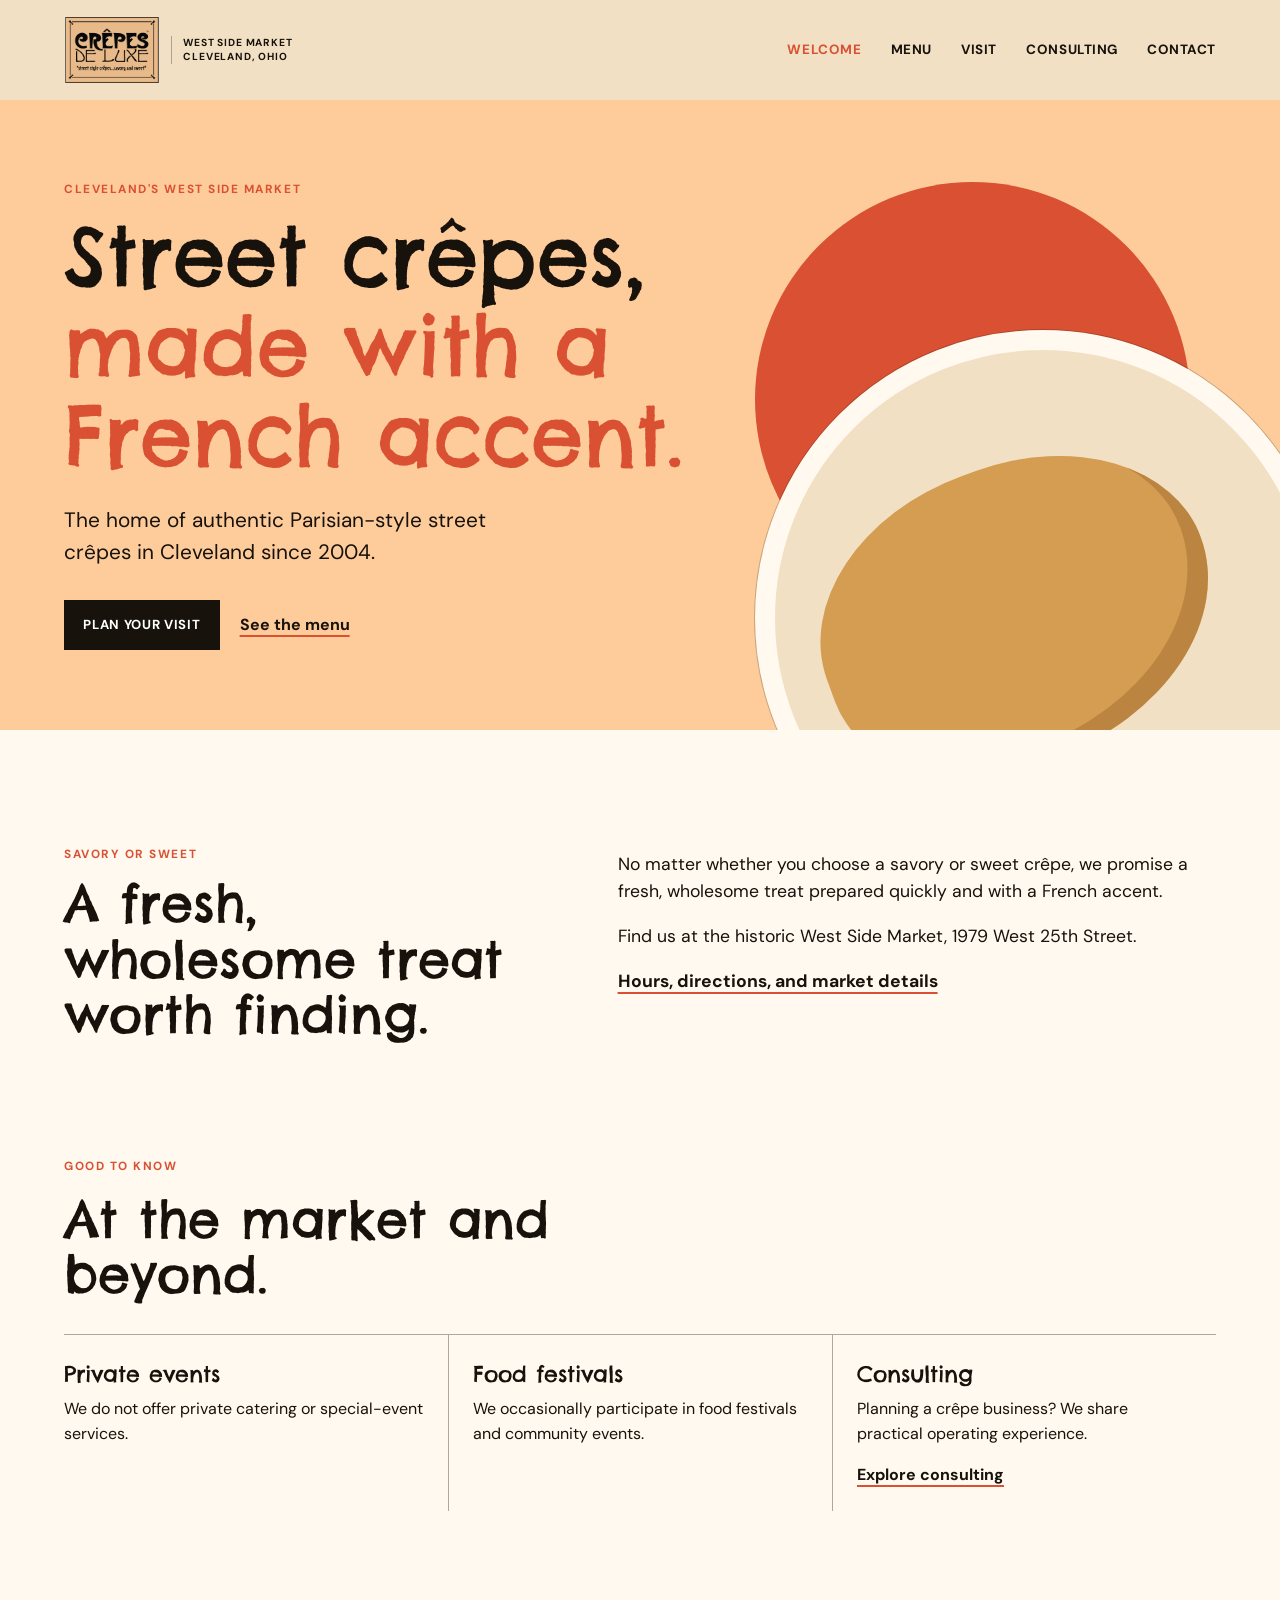
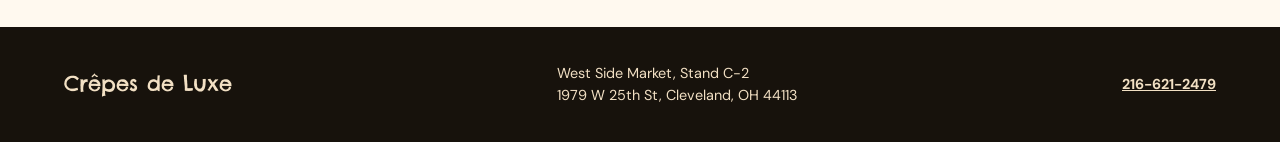
<file: index.html>
<!doctype html>
<html lang="en">
  <head>
    <meta charset="utf-8">
    <meta name="viewport" content="width=device-width, initial-scale=1">
    <meta name="description" content="Crêpes de Luxe serves authentic Parisian-style street crêpes at Cleveland's historic West Side Market.">
    <title>Crêpes de Luxe | Parisian-Style Street Crêpes in Cleveland</title>
    <link rel="preconnect" href="https://fonts.googleapis.com">
    <link rel="preconnect" href="https://fonts.gstatic.com" crossorigin>
    <link href="https://fonts.googleapis.com/css2?family=Chelsea+Market&family=DM+Sans:opsz,wght@9..40,400;9..40,500;9..40,700&display=swap" rel="stylesheet">
    <link rel="stylesheet" href="css/site.css">
  </head>
  <body>
    <a class="skip-link" href="#main-content">Skip to content</a>

    <header class="site-header">
      <div class="site-header__inner">
        <a class="brand" href="index.html" aria-label="Crêpes de Luxe home">
          <img src="images/crepe-simple-logo.gif" alt="Crêpes de Luxe">
          <span class="brand__location">West Side Market<br>Cleveland, Ohio</span>
        </a>

        <button class="nav-toggle" type="button" aria-expanded="false" aria-controls="primary-navigation">
          <span class="nav-toggle__label">Menu</span>
          <span class="nav-toggle__icon" aria-hidden="true"></span>
        </button>

        <nav class="site-nav" id="primary-navigation" aria-label="Primary navigation">
          <a aria-current="page" href="index.html">Welcome</a>
          <a href="menu.html">Menu</a>
          <a href="visit.html">Visit</a>
          <a href="consulting.html">Consulting</a>
          <a href="contact.html">Contact</a>
        </nav>
      </div>
    </header>

    <main id="main-content">
      <section class="hero" aria-labelledby="hero-title">
        <div class="hero__inner">
          <p class="eyebrow">Cleveland's West Side Market</p>
          <h1 id="hero-title">Street crêpes,<br><span>made with a French accent.</span></h1>
          <p class="hero__copy">The home of authentic Parisian-style street crêpes in Cleveland since 2004.</p>
          <div class="hero__actions">
            <a class="button" href="visit.html">Plan your visit</a>
            <a class="text-link" href="menu.html">See the menu</a>
          </div>
        </div>
        <div class="hero__art" aria-hidden="true">
          <span class="hero__sun"></span>
          <span class="hero__plate"></span>
          <span class="hero__crepe"></span>
          <span class="hero__berry berry--one"></span>
          <span class="hero__berry berry--two"></span>
          <span class="hero__leaf leaf--one"></span>
          <span class="hero__leaf leaf--two"></span>
        </div>
      </section>

      <section class="introduction content-band" aria-labelledby="welcome-title">
        <div class="introduction__heading">
          <p class="eyebrow">Savory or sweet</p>
          <h2 id="welcome-title">A fresh, wholesome treat worth finding.</h2>
        </div>
        <div class="introduction__copy">
          <p>No matter whether you choose a savory or sweet crêpe, we promise a fresh, wholesome treat prepared quickly and with a French accent.</p>
          <p>Find us at the historic West Side Market, 1979 West 25th Street.</p>
          <a class="text-link" href="visit.html">Hours, directions, and market details</a>
        </div>
      </section>

      <section class="notes" aria-labelledby="notes-title">
        <div class="notes__intro">
          <p class="eyebrow">Good to know</p>
          <h2 id="notes-title">At the market and beyond.</h2>
        </div>
        <div class="notes__items">
          <article>
            <h3>Private events</h3>
            <p>We do not offer private catering or special-event services.</p>
          </article>
          <article>
            <h3>Food festivals</h3>
            <p>We occasionally participate in food festivals and community events.</p>
          </article>
          <article>
            <h3>Consulting</h3>
            <p>Planning a crêpe business? We share practical operating experience.</p>
            <a class="text-link" href="consulting.html">Explore consulting</a>
          </article>
        </div>
      </section>
    </main>

    <footer class="site-footer">
      <div class="site-footer__inner">
        <p class="site-footer__brand">Crêpes de Luxe</p>
        <address>West Side Market, Stand C-2<br>1979 W 25th St, Cleveland, OH 44113</address>
        <a href="tel:+12166212479">216-621-2479</a>
      </div>
    </footer>

    <script src="js/site.js"></script>
  </body>
</html>
</file>
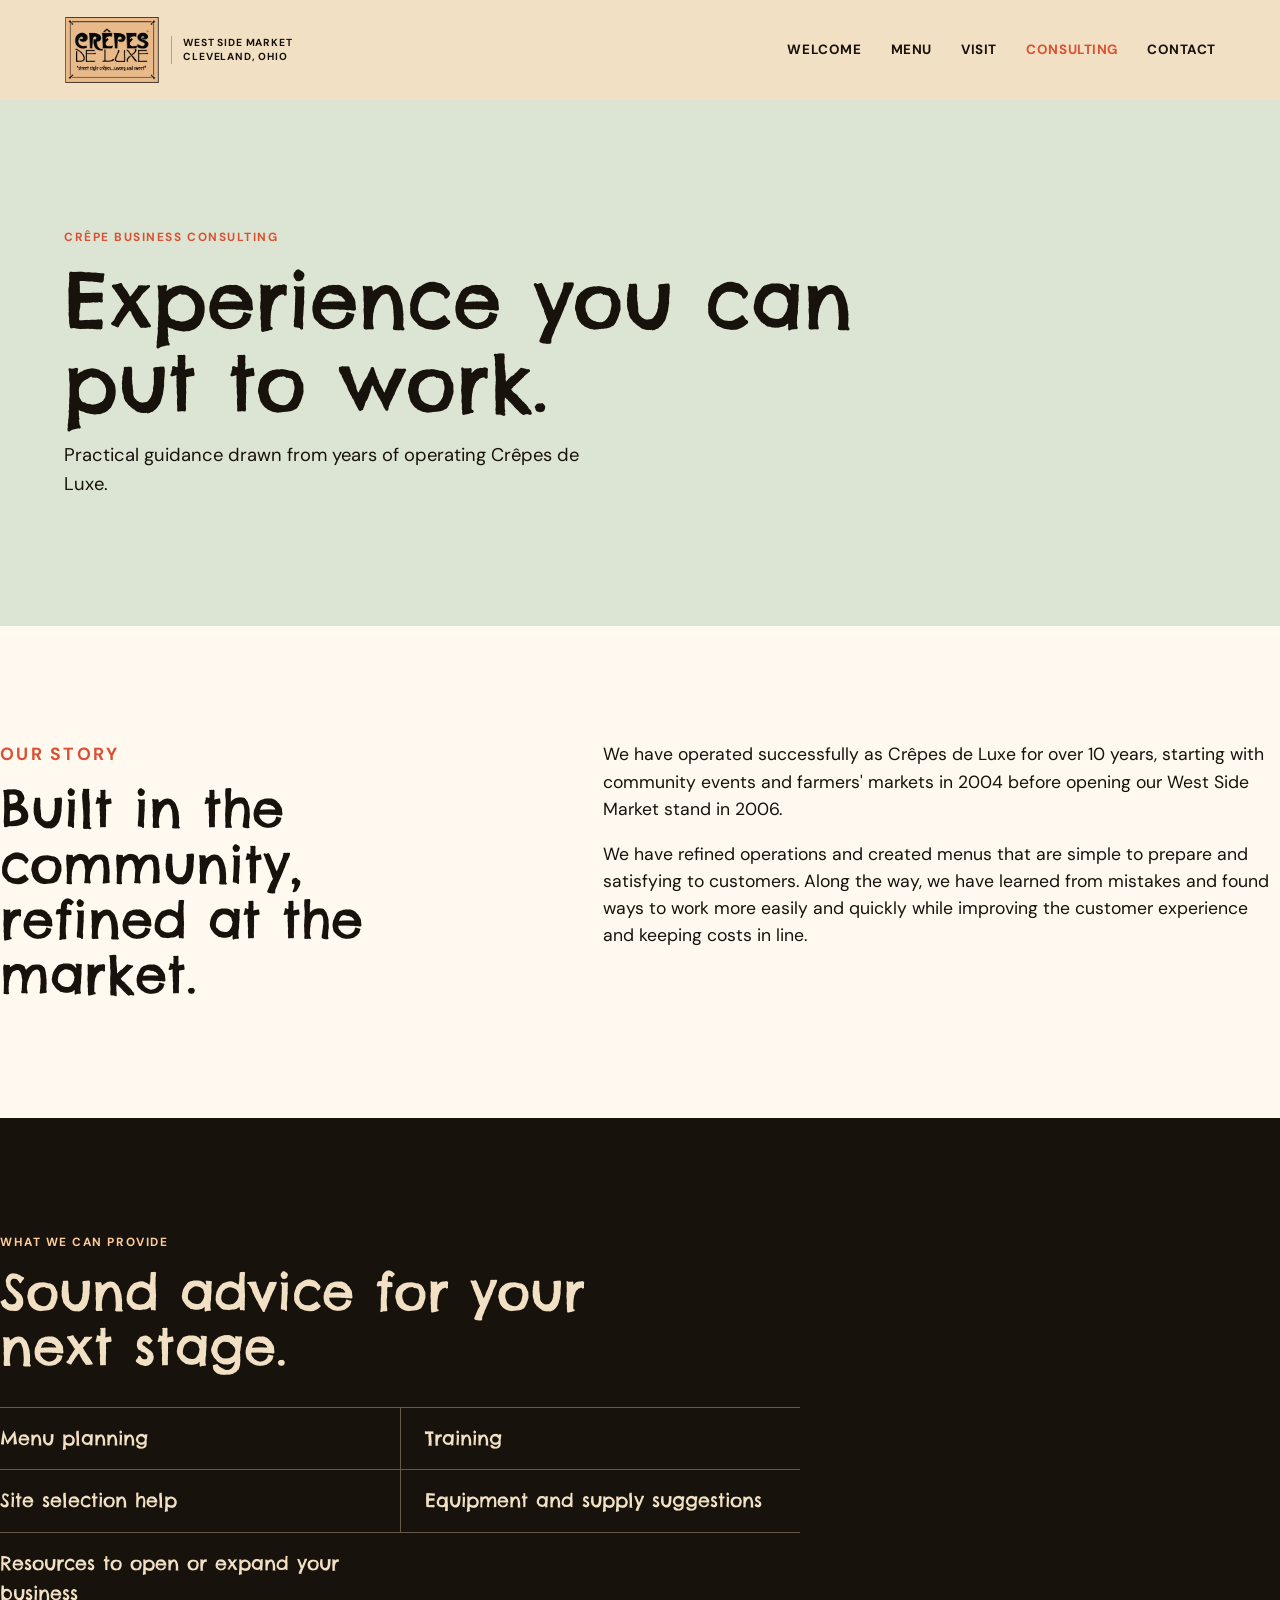
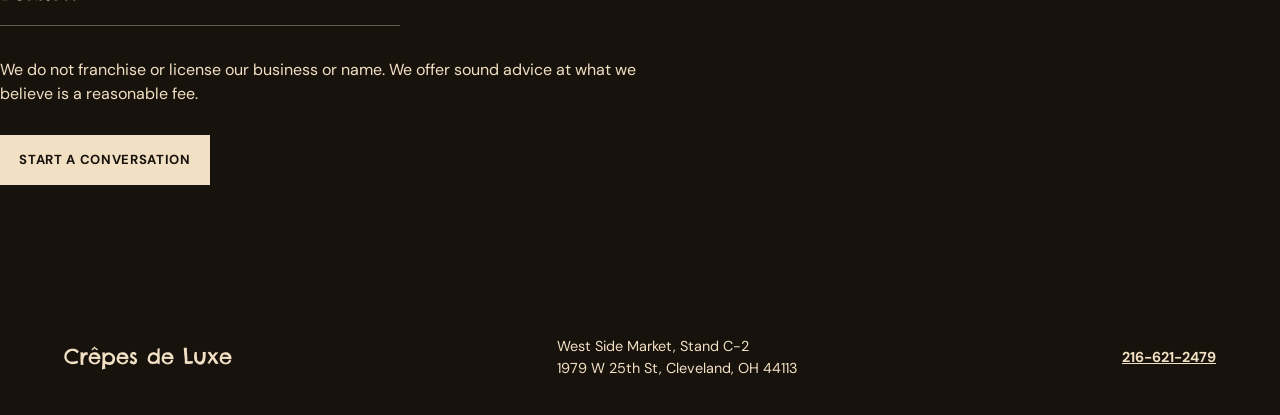
<file: consulting.html>
<!doctype html>
<html lang="en">
  <head>
    <meta charset="utf-8">
    <meta name="viewport" content="width=device-width, initial-scale=1">
    <meta name="description" content="Crêpes de Luxe provides practical consulting for opening or expanding a crêpe business.">
    <title>Consulting | Crêpes de Luxe</title>
    <link rel="preconnect" href="https://fonts.googleapis.com">
    <link rel="preconnect" href="https://fonts.gstatic.com" crossorigin>
    <link href="https://fonts.googleapis.com/css2?family=Chelsea+Market&family=DM+Sans:opsz,wght@9..40,400;9..40,500;9..40,700&display=swap" rel="stylesheet">
    <link rel="stylesheet" href="css/site.css">
  </head>
  <body>
    <a class="skip-link" href="#main-content">Skip to content</a>
    <header class="site-header"><div class="site-header__inner"><a class="brand" href="index.html" aria-label="Crêpes de Luxe home"><img src="images/crepe-simple-logo.gif" alt="Crêpes de Luxe"><span class="brand__location">West Side Market<br>Cleveland, Ohio</span></a><button class="nav-toggle" type="button" aria-expanded="false" aria-controls="primary-navigation"><span class="nav-toggle__label">Menu</span><span class="nav-toggle__icon" aria-hidden="true"></span></button><nav class="site-nav" id="primary-navigation" aria-label="Primary navigation"><a href="index.html">Welcome</a><a href="menu.html">Menu</a><a href="visit.html">Visit</a><a aria-current="page" href="consulting.html">Consulting</a><a href="contact.html">Contact</a></nav></div></header>
    <main id="main-content">
      <section class="page-hero page-hero--consulting"><div class="page-hero__inner"><p class="eyebrow">Crêpe business consulting</p><h1>Experience you can put to work.</h1><p>Practical guidance drawn from years of operating Crêpes de Luxe.</p></div></section>
      <section class="consulting-story content-section" aria-labelledby="consulting-title"><div><p class="eyebrow">Our story</p><h2 id="consulting-title">Built in the community, refined at the market.</h2></div><div><p>We have operated successfully as Crêpes de Luxe for over 10 years, starting with community events and farmers' markets in 2004 before opening our West Side Market stand in 2006.</p><p>We have refined operations and created menus that are simple to prepare and satisfying to customers. Along the way, we have learned from mistakes and found ways to work more easily and quickly while improving the customer experience and keeping costs in line.</p></div></section>
      <section class="services"><div class="services__inner"><p class="eyebrow">What we can provide</p><h2>Sound advice for your next stage.</h2><ul><li>Menu planning</li><li>Training</li><li>Site selection help</li><li>Equipment and supply suggestions</li><li>Resources to open or expand your business</li></ul><p>We do not franchise or license our business or name. We offer sound advice at what we believe is a reasonable fee.</p><a class="button" href="contact.html">Start a conversation</a></div></section>
    </main>
    <footer class="site-footer"><div class="site-footer__inner"><p class="site-footer__brand">Crêpes de Luxe</p><address>West Side Market, Stand C-2<br>1979 W 25th St, Cleveland, OH 44113</address><a href="tel:+12166212479">216-621-2479</a></div></footer>
    <script src="js/site.js"></script>
  </body>
</html>
</file>
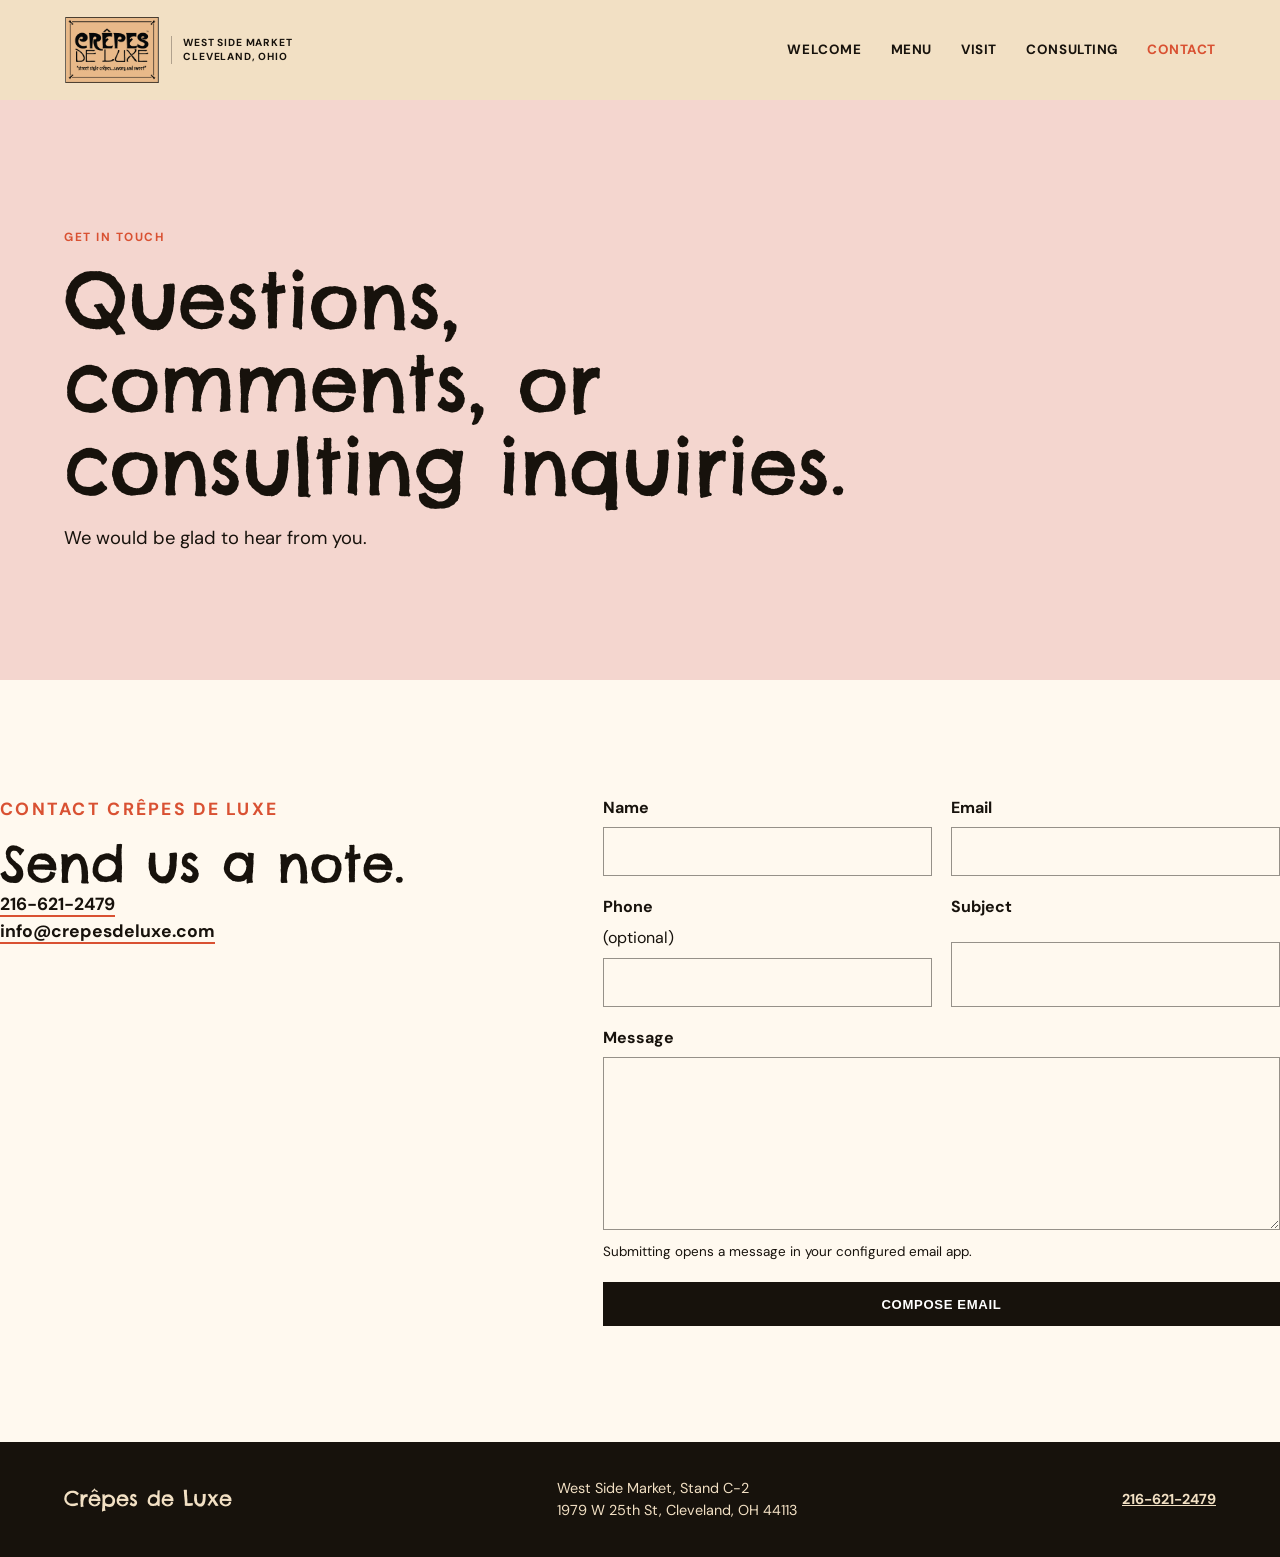
<file: contact.html>
<!doctype html>
<html lang="en">
  <head>
    <meta charset="utf-8">
    <meta name="viewport" content="width=device-width, initial-scale=1">
    <meta name="description" content="Contact Crêpes de Luxe at Cleveland's West Side Market.">
    <title>Contact | Crêpes de Luxe</title>
    <link rel="preconnect" href="https://fonts.googleapis.com">
    <link rel="preconnect" href="https://fonts.gstatic.com" crossorigin>
    <link href="https://fonts.googleapis.com/css2?family=Chelsea+Market&family=DM+Sans:opsz,wght@9..40,400;9..40,500;9..40,700&display=swap" rel="stylesheet">
    <link rel="stylesheet" href="css/site.css">
  </head>
  <body>
    <a class="skip-link" href="#main-content">Skip to content</a>
    <header class="site-header"><div class="site-header__inner"><a class="brand" href="index.html" aria-label="Crêpes de Luxe home"><img src="images/crepe-simple-logo.gif" alt="Crêpes de Luxe"><span class="brand__location">West Side Market<br>Cleveland, Ohio</span></a><button class="nav-toggle" type="button" aria-expanded="false" aria-controls="primary-navigation"><span class="nav-toggle__label">Menu</span><span class="nav-toggle__icon" aria-hidden="true"></span></button><nav class="site-nav" id="primary-navigation" aria-label="Primary navigation"><a href="index.html">Welcome</a><a href="menu.html">Menu</a><a href="visit.html">Visit</a><a href="consulting.html">Consulting</a><a aria-current="page" href="contact.html">Contact</a></nav></div></header>
    <main id="main-content">
      <section class="page-hero page-hero--contact"><div class="page-hero__inner"><p class="eyebrow">Get in touch</p><h1>Questions, comments, or consulting inquiries.</h1><p>We would be glad to hear from you.</p></div></section>
      <section class="contact content-section" aria-labelledby="contact-title"><div><p class="eyebrow">Contact Crêpes de Luxe</p><h2 id="contact-title">Send us a note.</h2><p><a class="text-link" href="tel:+12166212479">216-621-2479</a><br><a class="text-link" href="mailto:info@crepesdeluxe.com">info@crepesdeluxe.com</a></p></div><form id="contact-form"><div class="form-row"><label for="name">Name<input id="name" name="name" autocomplete="name" required></label><label for="email">Email<input id="email" name="email" type="email" autocomplete="email" required></label></div><div class="form-row"><label for="phone">Phone <span>(optional)</span><input id="phone" name="phone" type="tel" autocomplete="tel"></label><label for="subject">Subject<input id="subject" name="subject" required></label></div><label for="message">Message<textarea id="message" name="message" rows="6" required></textarea></label><p class="form-note">Submitting opens a message in your configured email app.</p><button class="button" type="submit">Compose email</button></form></section>
    </main>
    <footer class="site-footer"><div class="site-footer__inner"><p class="site-footer__brand">Crêpes de Luxe</p><address>West Side Market, Stand C-2<br>1979 W 25th St, Cleveland, OH 44113</address><a href="tel:+12166212479">216-621-2479</a></div></footer>
    <script src="js/site.js"></script>
  </body>
</html>
</file>
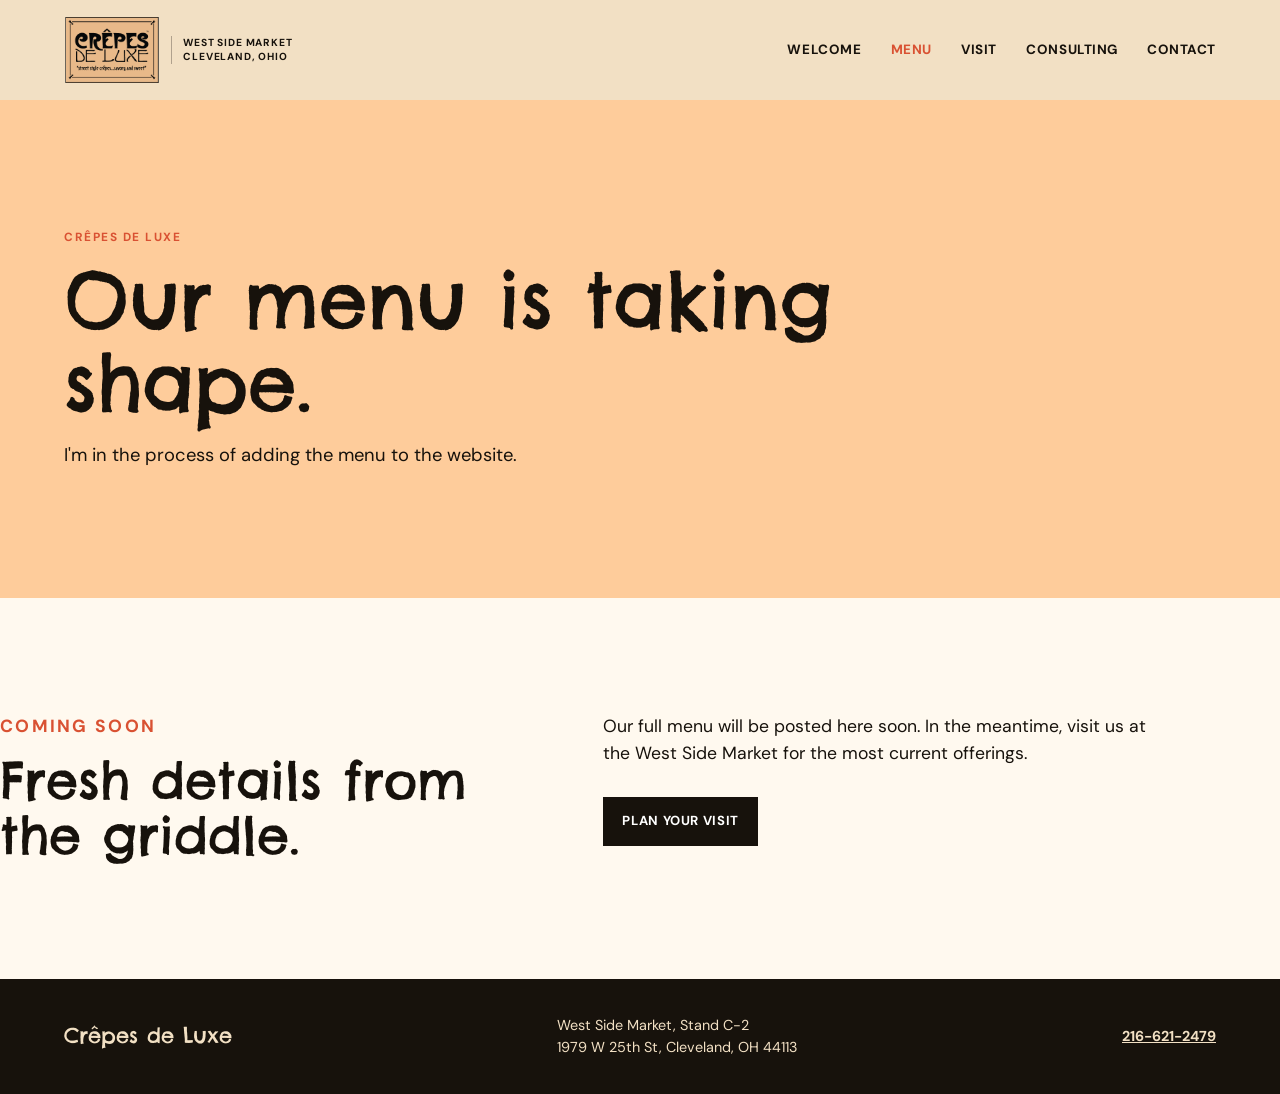
<file: menu.html>
<!doctype html>
<html lang="en">
  <head>
    <meta charset="utf-8">
    <meta name="viewport" content="width=device-width, initial-scale=1">
    <meta name="description" content="The current Crêpes de Luxe menu is being finalized. Visit us at Cleveland's West Side Market.">
    <title>Menu | Crêpes de Luxe</title>
    <link rel="preconnect" href="https://fonts.googleapis.com">
    <link rel="preconnect" href="https://fonts.gstatic.com" crossorigin>
    <link href="https://fonts.googleapis.com/css2?family=Chelsea+Market&family=DM+Sans:opsz,wght@9..40,400;9..40,500;9..40,700&display=swap" rel="stylesheet">
    <link rel="stylesheet" href="css/site.css">
  </head>
  <body>
    <a class="skip-link" href="#main-content">Skip to content</a>
    <header class="site-header">
      <div class="site-header__inner">
        <a class="brand" href="index.html" aria-label="Crêpes de Luxe home"><img src="images/crepe-simple-logo.gif" alt="Crêpes de Luxe"><span class="brand__location">West Side Market<br>Cleveland, Ohio</span></a>
        <button class="nav-toggle" type="button" aria-expanded="false" aria-controls="primary-navigation"><span class="nav-toggle__label">Menu</span><span class="nav-toggle__icon" aria-hidden="true"></span></button>
        <nav class="site-nav" id="primary-navigation" aria-label="Primary navigation"><a href="index.html">Welcome</a><a aria-current="page" href="menu.html">Menu</a><a href="visit.html">Visit</a><a href="consulting.html">Consulting</a><a href="contact.html">Contact</a></nav>
      </div>
    </header>
    <main id="main-content">
      <section class="page-hero"><div class="page-hero__inner"><p class="eyebrow">Crêpes de Luxe</p><h1>Our menu is taking shape.</h1><p>I'm in the process of adding the menu to the website.</p></div></section>
      <section class="placeholder content-section" aria-labelledby="menu-soon-title"><div><p class="eyebrow">Coming soon</p><h2 id="menu-soon-title">Fresh details from the griddle.</h2></div><div><p>Our full menu will be posted here soon. In the meantime, visit us at the West Side Market for the most current offerings.</p><a class="button" href="visit.html">Plan your visit</a></div></section>
    </main>
    <footer class="site-footer"><div class="site-footer__inner"><p class="site-footer__brand">Crêpes de Luxe</p><address>West Side Market, Stand C-2<br>1979 W 25th St, Cleveland, OH 44113</address><a href="tel:+12166212479">216-621-2479</a></div></footer>
    <script src="js/site.js"></script>
  </body>
</html>
</file>
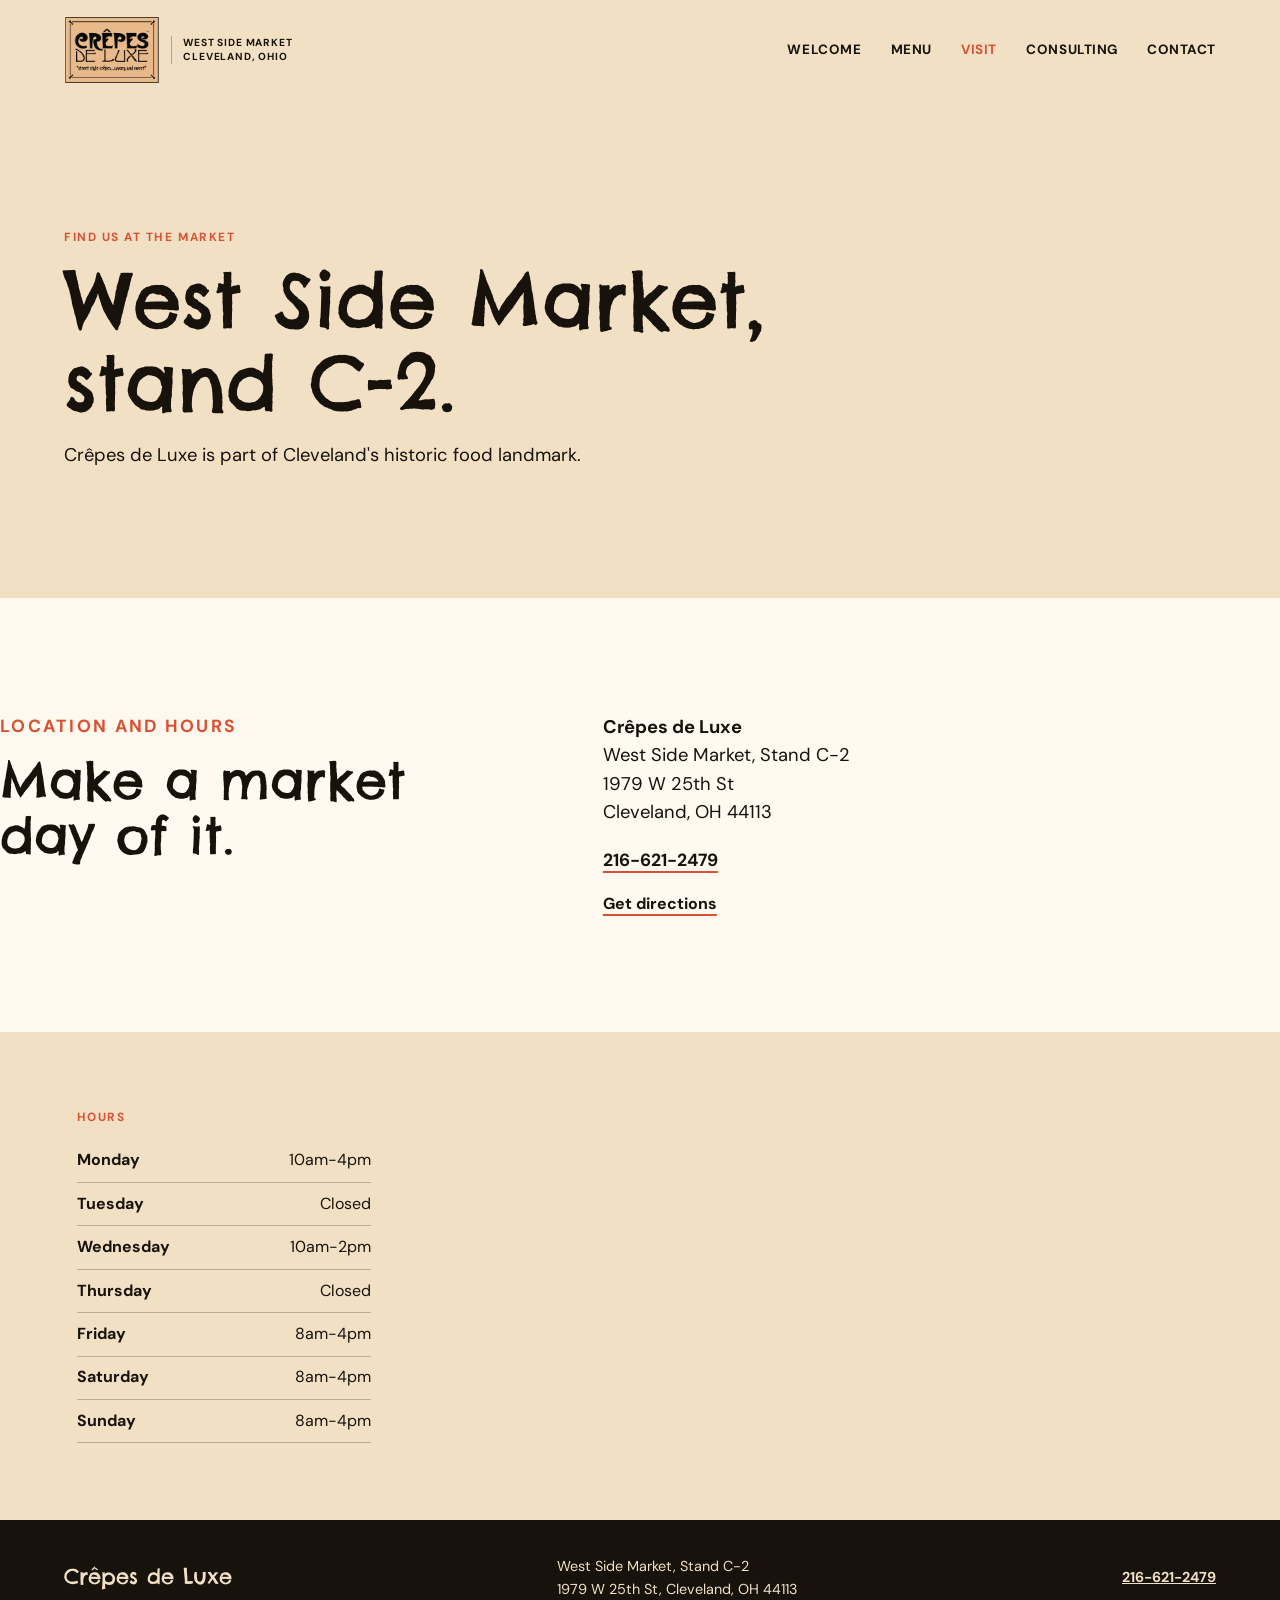
<file: visit.html>
<!doctype html>
<html lang="en">
  <head>
    <meta charset="utf-8">
    <meta name="viewport" content="width=device-width, initial-scale=1">
    <meta name="description" content="Visit Crêpes de Luxe at Stand C-2 in Cleveland's historic West Side Market. Find our hours, address, and directions.">
    <title>Visit | Crêpes de Luxe</title>
    <link rel="preconnect" href="https://fonts.googleapis.com">
    <link rel="preconnect" href="https://fonts.gstatic.com" crossorigin>
    <link href="https://fonts.googleapis.com/css2?family=Chelsea+Market&family=DM+Sans:opsz,wght@9..40,400;9..40,500;9..40,700&display=swap" rel="stylesheet">
    <link rel="stylesheet" href="css/site.css">
  </head>
  <body>
    <a class="skip-link" href="#main-content">Skip to content</a>
    <header class="site-header"><div class="site-header__inner"><a class="brand" href="index.html" aria-label="Crêpes de Luxe home"><img src="images/crepe-simple-logo.gif" alt="Crêpes de Luxe"><span class="brand__location">West Side Market<br>Cleveland, Ohio</span></a><button class="nav-toggle" type="button" aria-expanded="false" aria-controls="primary-navigation"><span class="nav-toggle__label">Menu</span><span class="nav-toggle__icon" aria-hidden="true"></span></button><nav class="site-nav" id="primary-navigation" aria-label="Primary navigation"><a href="index.html">Welcome</a><a href="menu.html">Menu</a><a aria-current="page" href="visit.html">Visit</a><a href="consulting.html">Consulting</a><a href="contact.html">Contact</a></nav></div></header>
    <main id="main-content">
      <section class="page-hero page-hero--visit"><div class="page-hero__inner"><p class="eyebrow">Find us at the market</p><h1>West Side Market, stand C-2.</h1><p>Crêpes de Luxe is part of Cleveland's historic food landmark.</p></div></section>
      <section class="visit-details content-section" aria-labelledby="location-title">
        <div><p class="eyebrow">Location and hours</p><h2 id="location-title">Make a market day of it.</h2></div>
        <div class="visit-details__content"><address><strong>Crêpes de Luxe</strong><br>West Side Market, Stand C-2<br>1979 W 25th St<br>Cleveland, OH 44113</address><p><a class="text-link" href="tel:+12166212479">216-621-2479</a></p><a class="text-link" href="https://www.google.com/maps/dir/?api=1&destination=West+Side+Market%2C+1979+W+25th+St%2C+Cleveland%2C+OH+44113" target="_blank" rel="noopener">Get directions</a></div>
      </section>
      <section class="hours-map" aria-label="Hours and map"><div class="hours-map__hours"><p class="eyebrow">Hours</p><dl><div><dt>Monday</dt><dd>10am-4pm</dd></div><div><dt>Tuesday</dt><dd>Closed</dd></div><div><dt>Wednesday</dt><dd>10am-2pm</dd></div><div><dt>Thursday</dt><dd>Closed</dd></div><div><dt>Friday</dt><dd>8am-4pm</dd></div><div><dt>Saturday</dt><dd>8am-4pm</dd></div><div><dt>Sunday</dt><dd>8am-4pm</dd></div></dl></div><div class="map"><iframe title="Map showing Crêpes de Luxe at West Side Market" src="https://www.google.com/maps?q=West+Side+Market,+1979+W+25th+St,+Cleveland,+OH+44113&output=embed" loading="lazy" referrerpolicy="no-referrer-when-downgrade"></iframe></div></section>
    </main>
    <footer class="site-footer"><div class="site-footer__inner"><p class="site-footer__brand">Crêpes de Luxe</p><address>West Side Market, Stand C-2<br>1979 W 25th St, Cleveland, OH 44113</address><a href="tel:+12166212479">216-621-2479</a></div></footer>
    <script src="js/site.js"></script>
  </body>
</html>
</file>
<file: css/site.css>
:root {
  --ink: #17120c;
  --cream: #f2e0c4;
  --peach: #fecc9b;
  --tomato: #d95132;
  --berry: #8f2635;
  --green: #385341;
  --paper: #fff9ef;
  --display: "Chelsea Market", Georgia, serif;
  --body: "DM Sans", "Trebuchet MS", sans-serif;
}

* { box-sizing: border-box; }

html { scroll-behavior: smooth; }

body {
  margin: 0;
  color: var(--ink);
  background: var(--paper);
  font-family: var(--body);
  font-size: 1rem;
  line-height: 1.55;
}

a { color: inherit; }

a:focus-visible,
button:focus-visible {
  outline: 3px solid var(--tomato);
  outline-offset: 4px;
}

.skip-link {
  position: fixed;
  z-index: 20;
  top: 0;
  left: 1rem;
  transform: translateY(-120%);
  padding: .65rem 1rem;
  background: var(--ink);
  color: white;
}

.skip-link:focus { transform: translateY(0); }

.site-header { background: var(--cream); }

.site-header__inner,
.site-footer__inner,
.hero__inner,
.content-band,
.notes {
  width: min(100% - 2.5rem, 72rem);
  margin-inline: auto;
}

.site-header__inner {
  display: flex;
  position: relative;
  align-items: center;
  justify-content: space-between;
  min-height: 6.25rem;
}

.brand {
  display: inline-flex;
  align-items: center;
  gap: .7rem;
  color: var(--ink);
  text-decoration: none;
}

.brand img { width: 6rem; height: auto; }

.brand__location {
  border-left: 1px solid color-mix(in srgb, var(--ink), transparent 70%);
  padding-left: .7rem;
  font-size: .64rem;
  font-weight: 700;
  letter-spacing: .08em;
  line-height: 1.35;
  text-transform: uppercase;
}

.site-nav { display: flex; gap: clamp(.8rem, 2.3vw, 2rem); }

.site-nav a {
  font-size: .84rem;
  font-weight: 700;
  letter-spacing: .04em;
  text-decoration: none;
  text-transform: uppercase;
}

.site-nav a:hover,
.site-nav a[aria-current="page"] { color: var(--tomato); }

.nav-toggle { display: none; }

.hero {
  display: grid;
  position: relative;
  min-height: 35rem;
  overflow: hidden;
  background: var(--peach);
  isolation: isolate;
}

.hero__inner {
  z-index: 1;
  align-self: center;
  padding-block: 5rem;
}

.eyebrow {
  margin: 0 0 .8rem;
  color: var(--tomato);
  font-size: .74rem;
  font-weight: 700;
  letter-spacing: .13em;
  text-transform: uppercase;
}

h1, h2, h3, p { margin-top: 0; }

h1, h2, h3 { font-family: var(--display); font-weight: 400; line-height: 1.08; }

h1 { max-width: 9.4em; margin-bottom: 1.45rem; font-size: clamp(2.7rem, 6.5vw, 5.75rem); }
h1 span { color: var(--tomato); }

.hero__copy { max-width: 28rem; margin-bottom: 2rem; font-size: clamp(1.05rem, 1.8vw, 1.3rem); }

.hero__actions { display: flex; flex-wrap: wrap; align-items: center; gap: 1.25rem; }

.button {
  display: inline-block;
  padding: .85rem 1.15rem;
  background: var(--ink);
  border: 1px solid var(--ink);
  color: white;
  font-size: .82rem;
  font-weight: 700;
  letter-spacing: .05em;
  text-decoration: none;
  text-transform: uppercase;
  transition: background-color .2s ease, color .2s ease;
}

.button:hover { background: transparent; color: var(--ink); }

.text-link {
  font-weight: 700;
  text-decoration-color: var(--tomato);
  text-decoration-thickness: 2px;
  text-underline-offset: .3em;
}

.text-link:hover { color: var(--tomato); }

.hero__art { position: absolute; inset: 0; z-index: -1; pointer-events: none; }

.hero__sun {
  position: absolute;
  top: 13%;
  right: 7%;
  width: clamp(17rem, 34vw, 31rem);
  aspect-ratio: 1;
  border-radius: 50%;
  background: var(--tomato);
}

.hero__plate {
  position: absolute;
  right: -4%;
  bottom: -11rem;
  width: min(46vw, 36rem);
  aspect-ratio: 1;
  border: 1.25rem solid var(--paper);
  border-radius: 50%;
  background: var(--cream);
  box-shadow: 0 0 0 1px color-mix(in srgb, var(--ink), transparent 78%);
}

.hero__crepe {
  position: absolute;
  right: 5%;
  bottom: -2rem;
  width: min(34vw, 25rem);
  aspect-ratio: 1.35;
  border-radius: 50% 48% 54% 44%;
  background: #d49d51;
  box-shadow: inset -1rem -1rem 0 color-mix(in srgb, #8c5724, transparent 65%);
  transform: rotate(-20deg);
}

.berry, .leaf { position: absolute; display: block; }
.berry { width: clamp(1.3rem, 2.4vw, 2.3rem); aspect-ratio: 1; border-radius: 50%; background: var(--berry); }
.berry--one { right: 28%; bottom: 26%; }
.berry--two { right: 12%; bottom: 34%; }
.leaf { width: 3.5rem; height: 1.5rem; border-radius: 100% 0; background: var(--green); }
.leaf--one { right: 21%; bottom: 33%; transform: rotate(35deg); }
.leaf--two { right: 9%; bottom: 23%; transform: rotate(-35deg); }

.content-band {
  display: grid;
  grid-template-columns: minmax(0, .9fr) minmax(0, 1.1fr);
  gap: clamp(1.5rem, 5vw, 5rem);
  padding-block: clamp(4.5rem, 9vw, 8rem);
}

h2 { margin-bottom: 0; font-size: clamp(2rem, 4vw, 3.6rem); }
.introduction__copy { padding-top: .35rem; font-size: 1.1rem; }

.notes { padding-bottom: clamp(4.5rem, 9vw, 8rem); }

.notes__intro { max-width: 36rem; margin-bottom: 2rem; }

.notes__items { display: grid; grid-template-columns: repeat(3, 1fr); border-top: 1px solid color-mix(in srgb, var(--ink), transparent 65%); }

.notes article { padding: 1.75rem 1.5rem 1.5rem 0; }
.notes article + article { border-left: 1px solid color-mix(in srgb, var(--ink), transparent 65%); padding-left: 1.5rem; }
.notes h3 { margin-bottom: .65rem; font-size: 1.35rem; }
.notes p { margin-bottom: 1rem; }

.site-footer { background: var(--ink); color: var(--cream); }

.site-footer__inner { display: flex; align-items: center; justify-content: space-between; gap: 1.5rem; padding-block: 2.2rem; font-size: .9rem; }
.site-footer__brand { margin: 0; font-family: var(--display); font-size: 1.3rem; }
.site-footer address { font-style: normal; }
.site-footer a { font-weight: 700; }

@media (max-width: 720px) {
  .site-header__inner { min-height: 5.5rem; }
  .brand img { width: 4.8rem; }
  .brand__location { display: none; }
  .nav-toggle { display: inline-flex; align-items: center; gap: .55rem; padding: .5rem 0; border: 0; background: transparent; color: var(--ink); font: inherit; font-size: .8rem; font-weight: 700; letter-spacing: .05em; text-transform: uppercase; }
  .nav-toggle__icon, .nav-toggle__icon::before, .nav-toggle__icon::after { display: block; width: 1.2rem; height: 2px; background: currentColor; content: ""; }
  .nav-toggle__icon { position: relative; }
  .nav-toggle__icon::before { position: absolute; top: -.35rem; }
  .nav-toggle__icon::after { position: absolute; top: .35rem; }
  .site-nav { display: none; position: absolute; z-index: 10; top: 100%; right: 0; left: 0; flex-direction: column; gap: 0; padding: .7rem 1.25rem 1rem; background: var(--cream); border-top: 1px solid color-mix(in srgb, var(--ink), transparent 75%); box-shadow: 0 1rem 1.5rem rgb(23 18 12 / 10%); }
  .site-nav[data-open="true"] { display: flex; }
  .site-nav a { padding: .7rem 0; }
  .hero { min-height: 39rem; }
  .hero__inner { align-self: start; padding-top: 4.25rem; }
  .hero__sun { top: auto; right: -2.5rem; bottom: 1.5rem; width: 18rem; }
  .hero__plate { right: -9rem; bottom: -5.5rem; width: 22rem; border-width: .8rem; }
  .hero__crepe { right: -1.5rem; bottom: .65rem; width: 16rem; }
  .berry--one { right: 31%; bottom: 17%; }
  .berry--two { right: 12%; bottom: 25%; }
  .leaf--one { right: 25%; bottom: 23%; }
  .leaf--two { right: 8%; bottom: 15%; }
  .content-band { grid-template-columns: 1fr; gap: 1rem; }
  .notes__items { grid-template-columns: 1fr; }
  .notes article { padding: 1.25rem 0; }
  .notes article + article { border-top: 1px solid color-mix(in srgb, var(--ink), transparent 65%); border-left: 0; padding-left: 0; }
  .site-footer__inner { align-items: flex-start; flex-direction: column; gap: .8rem; }
}

@media (prefers-reduced-motion: reduce) {
  html { scroll-behavior: auto; }
  *, *::before, *::after { transition-duration: .01ms !important; }
}

.page-hero { background: var(--peach); }
.page-hero--visit { background: var(--cream); }
.page-hero--consulting { background: #dce5d3; }
.page-hero--contact { background: #f4d6cf; }
.page-hero__inner { width: min(100% - 2.5rem, 72rem); margin-inline: auto; padding-block: clamp(4.5rem, 10vw, 8rem); }
.page-hero h1 { max-width: 11em; margin-bottom: 1rem; font-size: clamp(2.7rem, 6vw, 5.25rem); }
.page-hero p:not(.eyebrow) { max-width: 34rem; margin-bottom: 0; font-size: 1.15rem; }

.content-section { display: grid; grid-template-columns: minmax(0, .85fr) minmax(0, 1.15fr); gap: clamp(2rem, 8vw, 8rem); padding-block: clamp(4.5rem, 9vw, 8rem); }
.content-section > div > p { font-size: 1.1rem; }
.placeholder > div:last-child { max-width: 34rem; font-size: 1.15rem; }
.placeholder .button, .services .button { margin-top: .75rem; }

.visit-details address { margin-bottom: 1.25rem; font-size: 1.15rem; font-style: normal; }
.hours-map { display: grid; grid-template-columns: minmax(16rem, .7fr) minmax(0, 1.3fr); background: var(--cream); }
.hours-map__hours { padding: clamp(2.5rem, 6vw, 5rem); }
.hours-map dl { margin: 0; }
.hours-map dl div { display: flex; justify-content: space-between; gap: 1rem; padding: .55rem 0; border-bottom: 1px solid color-mix(in srgb, var(--ink), transparent 75%); }
.hours-map dt { font-weight: 700; }
.hours-map dd { margin: 0; }
.map { min-height: 28rem; }
.map iframe { width: 100%; height: 100%; border: 0; }

.services { background: var(--ink); color: var(--cream); }
.services__inner { width: min(100% - 2.5rem, 72rem); padding-block: clamp(4.5rem, 9vw, 8rem); }
.services .eyebrow { color: var(--peach); }
.services h2 { max-width: 12em; margin-bottom: 2rem; }
.services ul { display: grid; grid-template-columns: repeat(2, minmax(0, 1fr)); max-width: 50rem; margin: 0 0 2rem; padding: 0; list-style: none; border-top: 1px solid rgb(242 224 196 / 35%); }
.services li { padding: 1rem .5rem 1rem 0; border-bottom: 1px solid rgb(242 224 196 / 35%); font-family: var(--display); font-size: 1.2rem; }
.services li:nth-child(even) { padding-left: 1.5rem; border-left: 1px solid rgb(242 224 196 / 35%); }
.services p { max-width: 40rem; }
.services .button { background: var(--cream); border-color: var(--cream); color: var(--ink); }
.services .button:hover { color: var(--cream); }

.contact form { display: grid; gap: 1.2rem; }
.form-row { display: grid; grid-template-columns: repeat(2, 1fr); gap: 1.2rem; }
label { display: grid; gap: .4rem; font-weight: 700; }
label span { font-weight: 400; }
input, textarea { width: 100%; border: 1px solid color-mix(in srgb, var(--ink), transparent 55%); border-radius: 0; background: var(--paper); color: var(--ink); font: inherit; padding: .7rem; }
input:focus, textarea:focus { outline: 3px solid color-mix(in srgb, var(--tomato), transparent 45%); outline-offset: 1px; }
.form-note { margin: -.45rem 0 0; font-size: .84rem; }

@media (max-width: 720px) {
  .content-section { grid-template-columns: 1fr; gap: 1.25rem; }
  .hours-map { grid-template-columns: 1fr; }
  .map { min-height: 20rem; }
  .services ul, .form-row { grid-template-columns: 1fr; }
  .services li:nth-child(even) { padding-left: 0; border-left: 0; }
}
</file>
